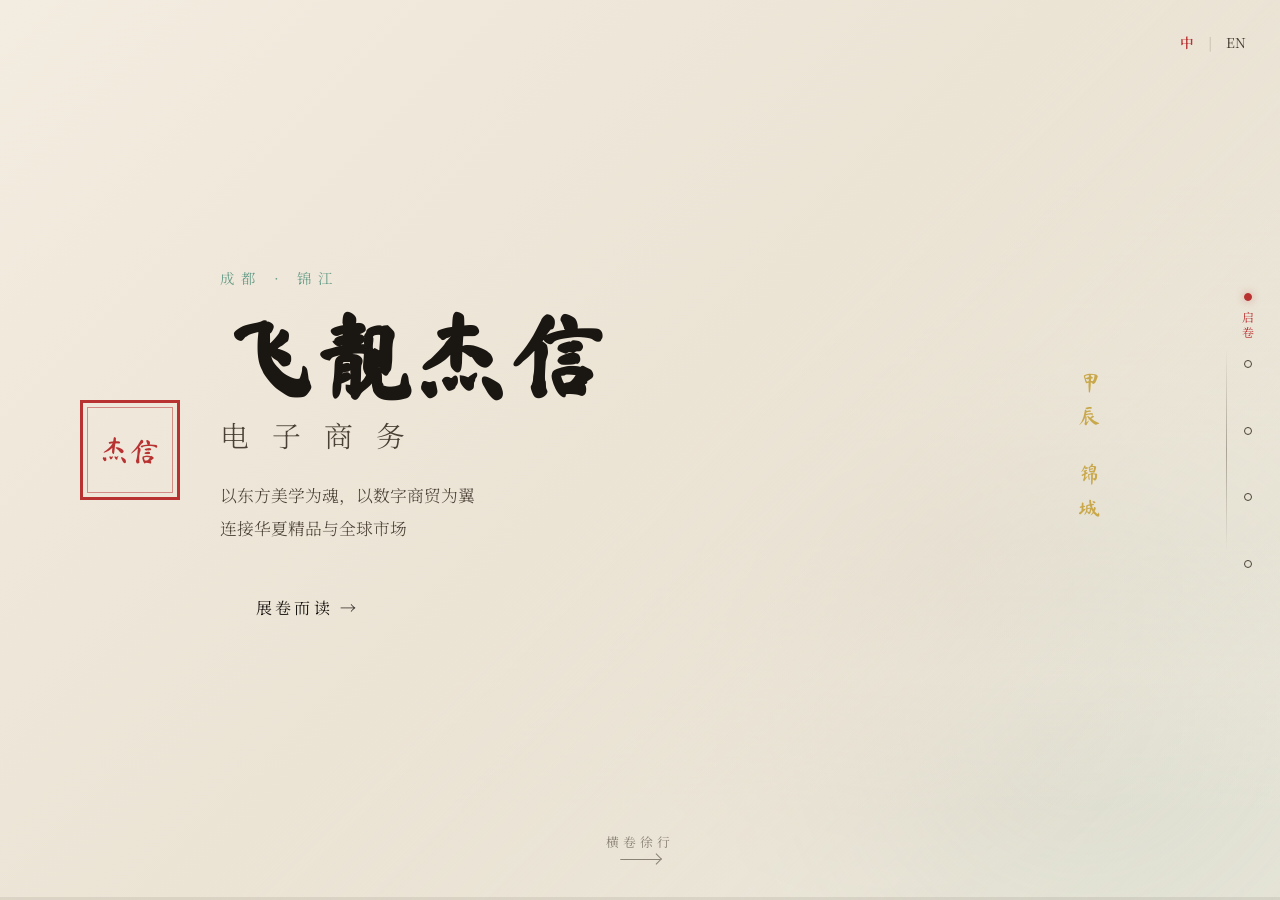
<file: index.html>
<!DOCTYPE html>
<html lang="zh-CN">
<head>
  <meta charset="UTF-8">
  <meta name="viewport" content="width=device-width, initial-scale=1.0">
  <meta name="description" content="成都飞靓杰信电子商务有限公司 — 以东方美学连接全球商贸">
  <title>飞靓杰信 · 东方电商</title>
  <link rel="preconnect" href="https://fonts.googleapis.com">
  <link rel="preconnect" href="https://fonts.gstatic.com" crossorigin>
  <link href="https://fonts.googleapis.com/css2?family=Ma+Shan+Zheng&family=Noto+Serif+SC:wght@300;400;600;700&family=ZCOOL+XiaoWei&display=swap" rel="stylesheet">
  <link rel="stylesheet" href="css/style.css">
</head>
<body>
  <!-- 水墨背景层 -->
  <div class="ink-canvas" aria-hidden="true">
    <div class="ink-blob ink-blob--1"></div>
    <div class="ink-blob ink-blob--2"></div>
    <div class="ink-blob ink-blob--3"></div>
    <div class="mist mist--1"></div>
    <div class="mist mist--2"></div>
  </div>

  <!-- 竖式章节导航 -->
  <nav class="chapter-nav" aria-label="页面章节">
    <div class="chapter-nav__line"></div>
    <ol class="chapter-nav__list">
      <li><a href="#scroll-open" data-chapter="启卷" class="active"><span class="chapter-dot"></span><span class="chapter-label">启卷</span></a></li>
      <li><a href="#scroll-about" data-chapter="识君"><span class="chapter-dot"></span><span class="chapter-label">识君</span></a></li>
      <li><a href="#scroll-business" data-chapter="经略"><span class="chapter-dot"></span><span class="chapter-label">经略</span></a></li>
      <li><a href="#scroll-culture" data-chapter="文心"><span class="chapter-dot"></span><span class="chapter-label">文心</span></a></li>
      <li><a href="#scroll-contact" data-chapter="尺素"><span class="chapter-dot"></span><span class="chapter-label">尺素</span></a></li>
    </ol>
  </nav>

  <!-- 语言切换 -->
  <div class="lang-switch">
    <button class="lang-btn active" data-lang="zh">中</button>
    <span class="lang-divider">|</span>
    <button class="lang-btn" data-lang="en">EN</button>
  </div>

  <!-- 主卷轴容器 — 横向卷轴式浏览 -->
  <main class="scroll-painting" id="scroll-painting">

    <!-- 启卷 · 封面 -->
    <section class="panel panel--hero" id="scroll-open" data-panel="0">
      <div class="panel__inner">
        <div class="seal seal--hero" aria-hidden="true">
          <span>杰信</span>
        </div>
        <div class="hero-content">
          <p class="hero-eyebrow" data-i18n="hero.eyebrow">成都 · 锦江</p>
          <h1 class="hero-title">
            <span class="hero-title__main" data-i18n="hero.title">飞靓杰信</span>
            <span class="hero-title__sub" data-i18n="hero.subtitle">电子商务</span>
          </h1>
          <p class="hero-desc" data-i18n="hero.desc">以东方美学为魂，以数字商贸为翼<br>连接华夏精品与全球市场</p>
          <a href="#scroll-about" class="brush-btn" data-i18n="hero.cta">展卷而读 →</a>
        </div>
        <div class="hero-vertical-text" aria-hidden="true">
          <span>甲辰</span>
          <span>锦城</span>
        </div>
      </div>
      <div class="scroll-hint">
        <span data-i18n="hero.scroll">横卷徐行</span>
        <div class="scroll-hint__arrow"></div>
      </div>
    </section>

    <!-- 识君 · 关于 -->
    <section class="panel panel--about" id="scroll-about" data-panel="1">
      <div class="panel__inner panel__inner--split">
        <div class="about-visual">
          <div class="moon-gate">
            <div class="moon-gate__inner">
              <svg viewBox="0 0 200 200" class="bamboo-svg" aria-hidden="true">
                <path d="M100 180 Q60 140 70 100 Q80 60 100 40 Q120 60 130 100 Q140 140 100 180" fill="none" stroke="currentColor" stroke-width="1.5" opacity="0.4"/>
                <line x1="85" y1="60" x2="115" y2="55" stroke="currentColor" stroke-width="1" opacity="0.3"/>
                <line x1="80" y1="90" x2="120" y2="85" stroke="currentColor" stroke-width="1" opacity="0.3"/>
                <line x1="75" y1="120" x2="125" y2="115" stroke="currentColor" stroke-width="1" opacity="0.3"/>
                <line x1="82" y1="150" x2="118" y2="148" stroke="currentColor" stroke-width="1" opacity="0.3"/>
              </svg>
            </div>
          </div>
          <span class="panel-chapter" data-i18n="about.chapter">壹 · 识君</span>
        </div>
        <div class="about-text">
          <h2 data-i18n="about.title">公司概览</h2>
          <div class="info-card">
            <dl>
              <div class="info-row">
                <dt data-i18n="about.name.label">企业名称</dt>
                <dd>成都飞靓杰信电子商务有限公司</dd>
              </div>
              <div class="info-row">
                <dt data-i18n="about.code.label">统一社会信用代码</dt>
                <dd>91510104MABLJD7A1H</dd>
              </div>
              <div class="info-row">
                <dt data-i18n="about.addr.label">企业地址</dt>
                <dd>四川省成都市锦江区汇泉南路185号附970号</dd>
              </div>
            </dl>
          </div>
          <p class="about-para" data-i18n="about.para">立足天府之国，我们秉承「诚信立业、品质为先」之理念，致力于将中国优质商品通过数字化渠道推向世界。以电商为桥，以文化为媒，让每一件好物都承载东方故事。</p>
        </div>
      </div>
    </section>

    <!-- 经略 · 业务 -->
    <section class="panel panel--business" id="scroll-business" data-panel="2">
      <div class="panel__inner">
        <span class="panel-chapter panel-chapter--center" data-i18n="business.chapter">贰 · 经略</span>
        <h2 data-i18n="business.title">核心业务</h2>
        <div class="folding-screen">
          <article class="screen-panel" data-index="0">
            <div class="screen-panel__icon">商</div>
            <h3 data-i18n="business.item1.title">跨境电子商务</h3>
            <p data-i18n="business.item1.desc">搭建全球贸易数字通道，助力中国品牌出海，引进海外精品入华。</p>
          </article>
          <article class="screen-panel" data-index="1">
            <div class="screen-panel__icon">品</div>
            <h3 data-i18n="business.item2.title">品质供应链</h3>
            <p data-i18n="business.item2.desc">严选源头好物，构建从源头到消费者的品质保障体系。</p>
          </article>
          <article class="screen-panel" data-index="2">
            <div class="screen-panel__icon">数</div>
            <h3 data-i18n="business.item3.title">数字化运营</h3>
            <p data-i18n="business.item3.desc">以数据驱动决策，以智能优化体验，赋能电商全链路增长。</p>
          </article>
          <article class="screen-panel" data-index="3">
            <div class="screen-panel__icon">文</div>
            <h3 data-i18n="business.item4.title">文化品牌传播</h3>
            <p data-i18n="business.item4.desc">将中华文化元素融入品牌叙事，让商业更有温度与深度。</p>
          </article>
        </div>
      </div>
    </section>

    <!-- 文心 · 文化理念 -->
    <section class="panel panel--culture" id="scroll-culture" data-panel="3">
      <div class="panel__inner panel__inner--culture">
        <span class="panel-chapter" data-i18n="culture.chapter">叁 · 文心</span>
        <div class="culture-wheel">
          <div class="culture-center">
            <span class="culture-center__char">道</span>
            <p data-i18n="culture.center">以道驭商</p>
          </div>
          <div class="culture-orbit">
            <div class="culture-node" style="--angle: 0deg">
              <span class="culture-node__char">信</span>
              <p data-i18n="culture.node1">诚信为本</p>
            </div>
            <div class="culture-node" style="--angle: 72deg">
              <span class="culture-node__char">质</span>
              <p data-i18n="culture.node2">品质至上</p>
            </div>
            <div class="culture-node" style="--angle: 144deg">
              <span class="culture-node__char">创</span>
              <p data-i18n="culture.node3">创新驱动</p>
            </div>
            <div class="culture-node" style="--angle: 216deg">
              <span class="culture-node__char">和</span>
              <p data-i18n="culture.node4">和合共生</p>
            </div>
            <div class="culture-node" style="--angle: 288deg">
              <span class="culture-node__char">达</span>
              <p data-i18n="culture.node5">通达全球</p>
            </div>
          </div>
        </div>
        <blockquote class="culture-quote">
          <p data-i18n="culture.quote">「商者，义也。以义取利，方能久远。」</p>
        </blockquote>
      </div>
    </section>

    <!-- 尺素 · 联系 -->
    <section class="panel panel--contact" id="scroll-contact" data-panel="4">
      <div class="panel__inner panel__inner--contact">
        <span class="panel-chapter" data-i18n="contact.chapter">肆 · 尺素</span>
        <h2 data-i18n="contact.title">联系我们</h2>
        <div class="contact-layout">
          <div class="letter-paper">
            <div class="letter-paper__header">
              <span data-i18n="contact.letter">尺素传书</span>
            </div>
            <div class="letter-paper__body">
              <p>
                <strong data-i18n="contact.email.label">电子邮箱</strong><br>
                <a href="mailto:merilynsiangco0@gmail.com">merilynsiangco0@gmail.com</a>
              </p>
              <p>
                <strong data-i18n="contact.addr.label">通讯地址</strong><br>
                四川省成都市锦江区汇泉南路185号附970号
              </p>
              <p>
                <strong data-i18n="contact.company.label">公司名称</strong><br>
                成都飞靓杰信电子商务有限公司
              </p>
            </div>
            <div class="letter-paper__seal" aria-hidden="true">
              <span>杰信<br>之印</span>
            </div>
          </div>
          <form class="contact-form" id="contact-form">
            <div class="form-group">
              <label for="name" data-i18n="form.name">尊姓大名</label>
              <input type="text" id="name" name="name" required>
            </div>
            <div class="form-group">
              <label for="email" data-i18n="form.email">电子邮箱</label>
              <input type="email" id="email" name="email" required>
            </div>
            <div class="form-group">
              <label for="message" data-i18n="form.message">留言内容</label>
              <textarea id="message" name="message" rows="4" required></textarea>
            </div>
            <button type="submit" class="brush-btn brush-btn--submit" data-i18n="form.submit">寄出尺素</button>
          </form>
        </div>
      </div>
      <footer class="site-footer">
        <p>&copy; 2024 成都飞靓杰信电子商务有限公司 · 91510104MABLJD7A1H</p>
        <p data-i18n="footer.tagline">锦绣天府 · 通达四海</p>
      </footer>
    </section>

  </main>

  <!-- 进度指示 -->
  <div class="scroll-progress" aria-hidden="true">
    <div class="scroll-progress__bar"></div>
  </div>

  <script src="js/main.js"></script>
</body>
</html>
</file>
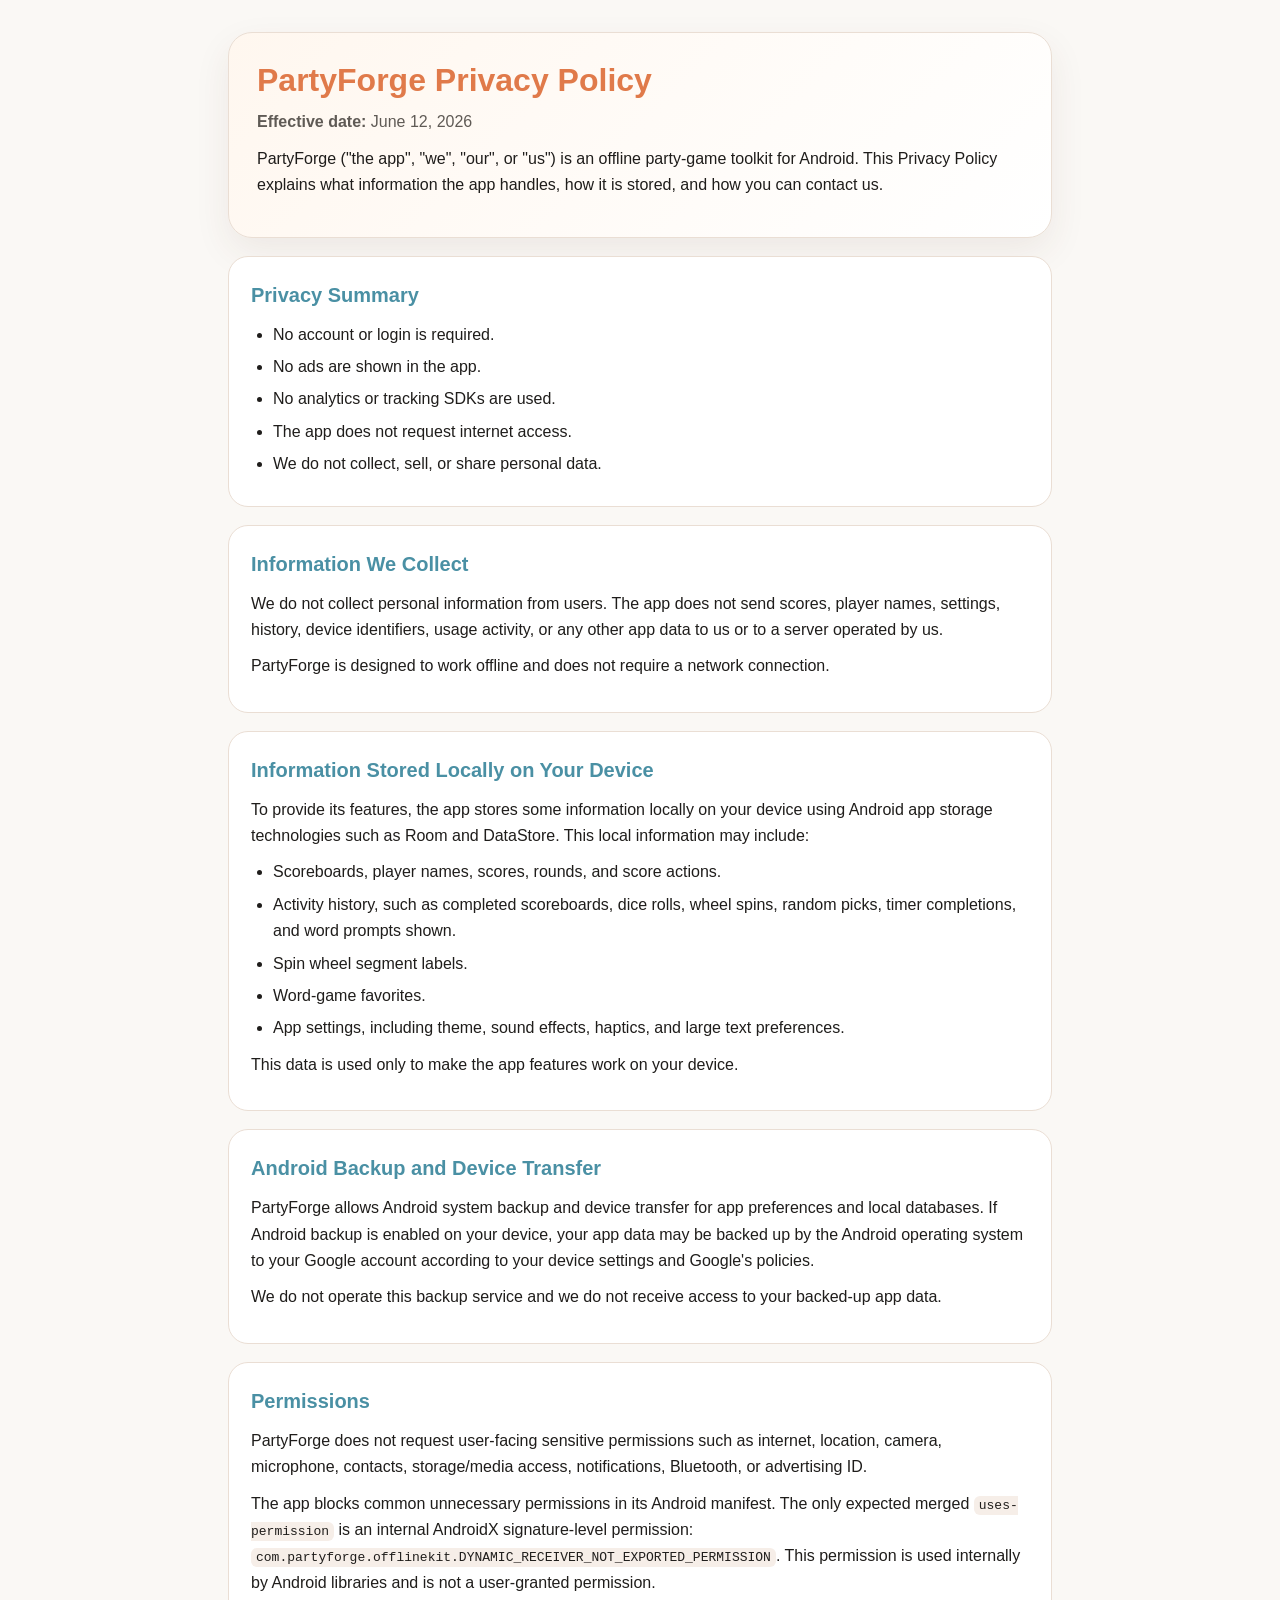
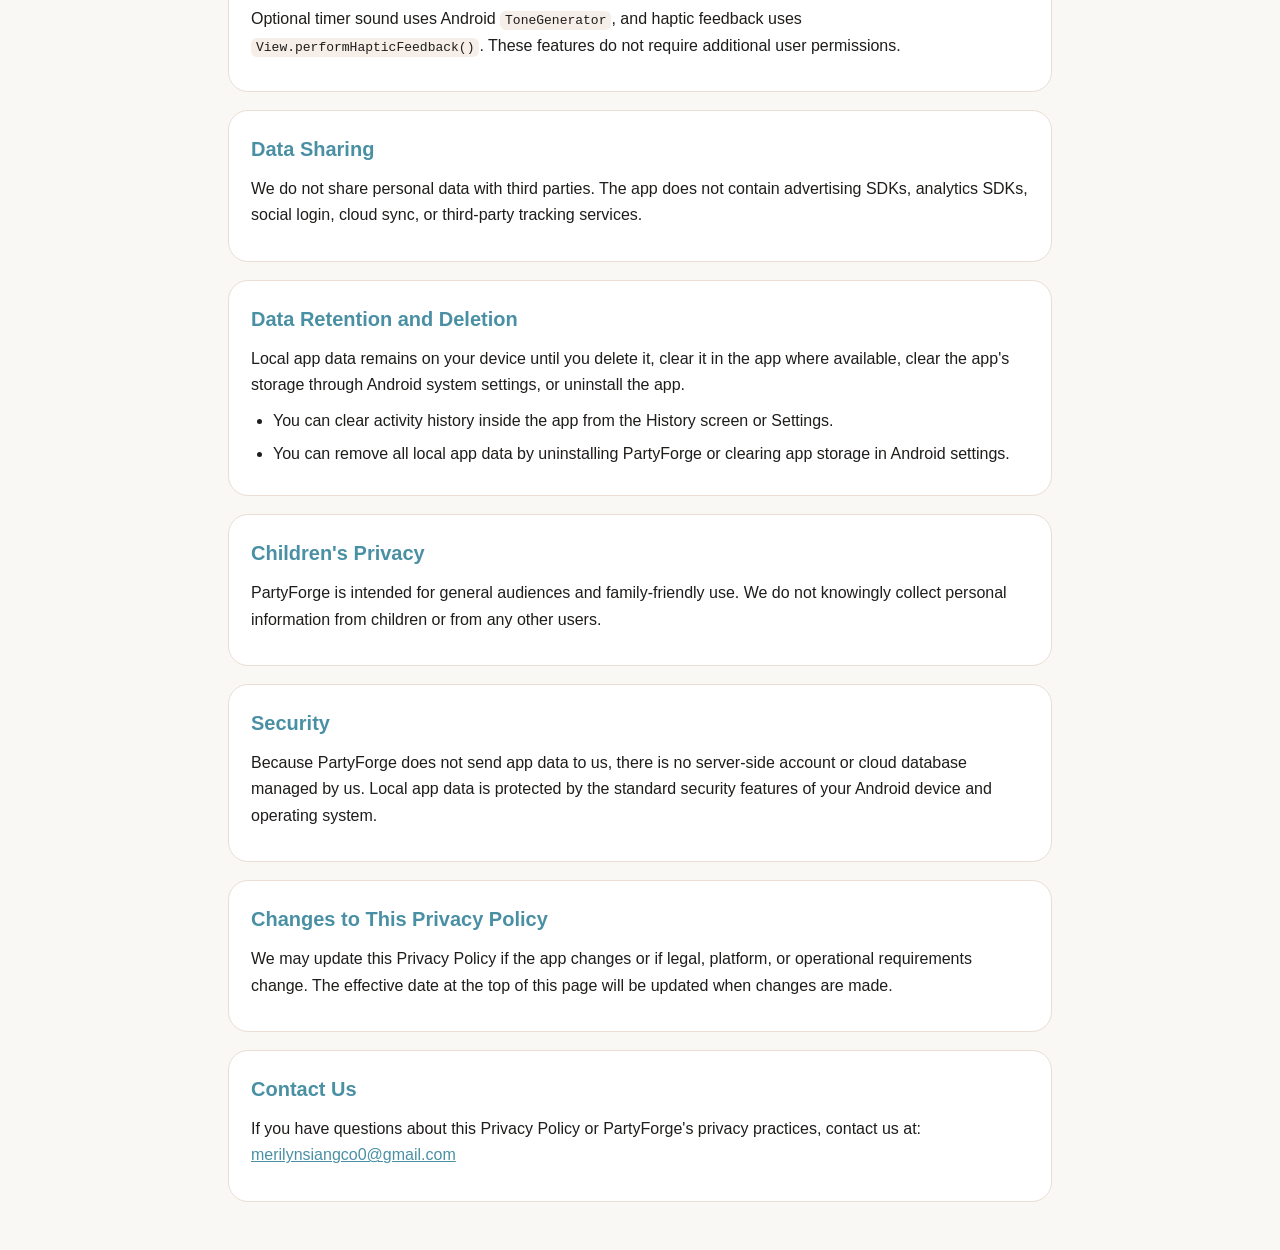
<file: privacy-policy.html>
<!DOCTYPE html>
<html lang="en">
<head>
    <meta charset="UTF-8">
    <meta name="viewport" content="width=device-width, initial-scale=1.0">
    <title>PartyForge Privacy Policy</title>
    <style>
        :root {
            --bg: #faf8f5;
            --card: #ffffff;
            --text: #1f1d1b;
            --muted: #5f5a55;
            --primary: #e07a4a;
            --secondary: #4a90a4;
            --border: #eaded4;
        }

        * {
            box-sizing: border-box;
        }

        body {
            margin: 0;
            background: var(--bg);
            color: var(--text);
            font-family: -apple-system, BlinkMacSystemFont, "Segoe UI", Roboto, Arial, sans-serif;
            line-height: 1.65;
        }

        main {
            max-width: 860px;
            margin: 0 auto;
            padding: 32px 18px 48px;
        }

        header {
            background: linear-gradient(135deg, #fff7ef, #ffffff);
            border: 1px solid var(--border);
            border-radius: 24px;
            padding: 28px;
            box-shadow: 0 14px 36px rgba(90, 55, 35, 0.08);
        }

        section {
            background: var(--card);
            border: 1px solid var(--border);
            border-radius: 20px;
            margin-top: 18px;
            padding: 22px;
        }

        h1 {
            margin: 0 0 8px;
            color: var(--primary);
            font-size: 2rem;
            line-height: 1.2;
        }

        h2 {
            margin: 0 0 10px;
            color: var(--secondary);
            font-size: 1.25rem;
        }

        p {
            margin: 10px 0;
        }

        ul {
            margin: 10px 0 0;
            padding-left: 22px;
        }

        li {
            margin: 6px 0;
        }

        .meta,
        .muted {
            color: var(--muted);
        }

        a {
            color: var(--secondary);
            word-break: break-word;
        }

        code {
            background: #f6eee8;
            border-radius: 6px;
            padding: 2px 5px;
        }
    </style>
</head>
<body>
    <main>
        <header>
            <h1>PartyForge Privacy Policy</h1>
            <p class="meta"><strong>Effective date:</strong> June 12, 2026</p>
            <p>
                PartyForge ("the app", "we", "our", or "us") is an offline party-game toolkit for Android.
                This Privacy Policy explains what information the app handles, how it is stored, and how you can contact us.
            </p>
        </header>

        <section>
            <h2>Privacy Summary</h2>
            <ul>
                <li>No account or login is required.</li>
                <li>No ads are shown in the app.</li>
                <li>No analytics or tracking SDKs are used.</li>
                <li>The app does not request internet access.</li>
                <li>We do not collect, sell, or share personal data.</li>
            </ul>
        </section>

        <section>
            <h2>Information We Collect</h2>
            <p>
                We do not collect personal information from users. The app does not send scores, player names,
                settings, history, device identifiers, usage activity, or any other app data to us or to a server operated by us.
            </p>
            <p>
                PartyForge is designed to work offline and does not require a network connection.
            </p>
        </section>

        <section>
            <h2>Information Stored Locally on Your Device</h2>
            <p>
                To provide its features, the app stores some information locally on your device using Android app storage
                technologies such as Room and DataStore. This local information may include:
            </p>
            <ul>
                <li>Scoreboards, player names, scores, rounds, and score actions.</li>
                <li>Activity history, such as completed scoreboards, dice rolls, wheel spins, random picks, timer completions, and word prompts shown.</li>
                <li>Spin wheel segment labels.</li>
                <li>Word-game favorites.</li>
                <li>App settings, including theme, sound effects, haptics, and large text preferences.</li>
            </ul>
            <p>
                This data is used only to make the app features work on your device.
            </p>
        </section>

        <section>
            <h2>Android Backup and Device Transfer</h2>
            <p>
                PartyForge allows Android system backup and device transfer for app preferences and local databases.
                If Android backup is enabled on your device, your app data may be backed up by the Android operating system
                to your Google account according to your device settings and Google's policies.
            </p>
            <p>
                We do not operate this backup service and we do not receive access to your backed-up app data.
            </p>
        </section>

        <section>
            <h2>Permissions</h2>
            <p>
                PartyForge does not request user-facing sensitive permissions such as internet, location, camera,
                microphone, contacts, storage/media access, notifications, Bluetooth, or advertising ID.
            </p>
            <p>
                The app blocks common unnecessary permissions in its Android manifest. The only expected merged
                <code>uses-permission</code> is an internal AndroidX signature-level permission:
                <code>com.partyforge.offlinekit.DYNAMIC_RECEIVER_NOT_EXPORTED_PERMISSION</code>.
                This permission is used internally by Android libraries and is not a user-granted permission.
            </p>
            <p>
                Optional timer sound uses Android <code>ToneGenerator</code>, and haptic feedback uses
                <code>View.performHapticFeedback()</code>. These features do not require additional user permissions.
            </p>
        </section>

        <section>
            <h2>Data Sharing</h2>
            <p>
                We do not share personal data with third parties. The app does not contain advertising SDKs,
                analytics SDKs, social login, cloud sync, or third-party tracking services.
            </p>
        </section>

        <section>
            <h2>Data Retention and Deletion</h2>
            <p>
                Local app data remains on your device until you delete it, clear it in the app where available,
                clear the app's storage through Android system settings, or uninstall the app.
            </p>
            <ul>
                <li>You can clear activity history inside the app from the History screen or Settings.</li>
                <li>You can remove all local app data by uninstalling PartyForge or clearing app storage in Android settings.</li>
            </ul>
        </section>

        <section>
            <h2>Children's Privacy</h2>
            <p>
                PartyForge is intended for general audiences and family-friendly use. We do not knowingly collect
                personal information from children or from any other users.
            </p>
        </section>

        <section>
            <h2>Security</h2>
            <p>
                Because PartyForge does not send app data to us, there is no server-side account or cloud database managed by us.
                Local app data is protected by the standard security features of your Android device and operating system.
            </p>
        </section>

        <section>
            <h2>Changes to This Privacy Policy</h2>
            <p>
                We may update this Privacy Policy if the app changes or if legal, platform, or operational requirements change.
                The effective date at the top of this page will be updated when changes are made.
            </p>
        </section>

        <section>
            <h2>Contact Us</h2>
            <p>
                If you have questions about this Privacy Policy or PartyForge's privacy practices, contact us at:
                <a href="mailto:merilynsiangco0@gmail.com">merilynsiangco0@gmail.com</a>
            </p>
        </section>
    </main>
</body>
</html>
</file>
<file: css/style.css>
/* ============================================
   飞靓杰信 — 水墨长卷式官网
   ============================================ */

:root {
  --ink-deep: #1a1612;
  --ink-mid: #2c2620;
  --ink-light: #4a4035;
  --paper: #f3ece0;
  --paper-warm: #ebe3d4;
  --vermillion: #b83232;
  --vermillion-light: #d44a3a;
  --gold: #c9a84c;
  --gold-light: #e8c878;
  --celadon: #6b9e8a;
  --celadon-light: #8bb8a4;
  --mist: rgba(243, 236, 224, 0.6);

  --font-display: 'Ma Shan Zheng', 'ZCOOL XiaoWei', cursive;
  --font-body: 'Noto Serif SC', 'Songti SC', serif;

  --panel-width: 100vw;
  --nav-width: 72px;
  --transition-slow: 0.8s cubic-bezier(0.25, 0.46, 0.45, 0.94);
  --transition-medium: 0.4s cubic-bezier(0.25, 0.46, 0.45, 0.94);
}

*, *::before, *::after {
  box-sizing: border-box;
  margin: 0;
  padding: 0;
}

html {
  scroll-behavior: smooth;
  overflow: hidden;
  height: 100%;
}

body {
  font-family: var(--font-body);
  background: var(--paper);
  color: var(--ink-deep);
  overflow: hidden;
  height: 100%;
  -webkit-font-smoothing: antialiased;
}

/* ---- 水墨背景 ---- */
.ink-canvas {
  position: fixed;
  inset: 0;
  pointer-events: none;
  z-index: 0;
  overflow: hidden;
}

.ink-blob {
  position: absolute;
  border-radius: 50%;
  filter: blur(80px);
  opacity: 0.15;
  animation: ink-drift 20s ease-in-out infinite alternate;
}

.ink-blob--1 {
  width: 60vw;
  height: 60vw;
  background: radial-gradient(circle, var(--ink-mid) 0%, transparent 70%);
  top: -20%;
  left: -10%;
}

.ink-blob--2 {
  width: 50vw;
  height: 50vw;
  background: radial-gradient(circle, var(--celadon) 0%, transparent 70%);
  bottom: -15%;
  right: -10%;
  animation-delay: -7s;
}

.ink-blob--3 {
  width: 40vw;
  height: 40vw;
  background: radial-gradient(circle, var(--vermillion) 0%, transparent 70%);
  top: 40%;
  left: 50%;
  opacity: 0.08;
  animation-delay: -14s;
}

.mist {
  position: absolute;
  width: 200%;
  height: 30%;
  background: linear-gradient(180deg, transparent, var(--mist), transparent);
  animation: mist-flow 15s linear infinite;
}

.mist--1 { top: 20%; animation-duration: 18s; }
.mist--2 { top: 60%; animation-duration: 22s; animation-direction: reverse; }

@keyframes ink-drift {
  0% { transform: translate(0, 0) scale(1); }
  100% { transform: translate(30px, -20px) scale(1.05); }
}

@keyframes mist-flow {
  0% { transform: translateX(-50%); }
  100% { transform: translateX(0); }
}

/* ---- 竖式章节导航 ---- */
.chapter-nav {
  position: fixed;
  right: 24px;
  top: 50%;
  transform: translateY(-50%);
  z-index: 100;
  display: flex;
  align-items: center;
  gap: 12px;
}

.chapter-nav__line {
  width: 1px;
  height: 200px;
  background: linear-gradient(180deg, transparent, var(--ink-light), transparent);
  opacity: 0.4;
}

.chapter-nav__list {
  list-style: none;
  display: flex;
  flex-direction: column;
  gap: 20px;
}

.chapter-nav__list a {
  display: flex;
  align-items: center;
  gap: 10px;
  text-decoration: none;
  color: var(--ink-light);
  font-size: 0.75rem;
  letter-spacing: 0.2em;
  writing-mode: vertical-rl;
  transition: color var(--transition-medium);
  position: relative;
}

.chapter-dot {
  width: 8px;
  height: 8px;
  border-radius: 50%;
  border: 1px solid var(--ink-light);
  background: transparent;
  transition: all var(--transition-medium);
  flex-shrink: 0;
  writing-mode: horizontal-tb;
}

.chapter-nav__list a.active .chapter-dot,
.chapter-nav__list a:hover .chapter-dot {
  background: var(--vermillion);
  border-color: var(--vermillion);
  box-shadow: 0 0 8px rgba(184, 50, 50, 0.4);
}

.chapter-nav__list a.active,
.chapter-nav__list a:hover {
  color: var(--vermillion);
}

.chapter-label {
  opacity: 0;
  transform: translateX(8px);
  transition: all var(--transition-medium);
}

.chapter-nav__list a:hover .chapter-label,
.chapter-nav__list a.active .chapter-label {
  opacity: 1;
  transform: translateX(0);
}

/* ---- 语言切换 ---- */
.lang-switch {
  position: fixed;
  top: 28px;
  right: 28px;
  z-index: 100;
  display: flex;
  align-items: center;
  gap: 8px;
  font-family: var(--font-body);
  font-size: 0.85rem;
}

.lang-btn {
  background: none;
  border: none;
  cursor: pointer;
  color: var(--ink-light);
  font-family: inherit;
  font-size: inherit;
  padding: 4px 6px;
  transition: color var(--transition-medium);
}

.lang-btn.active {
  color: var(--vermillion);
  font-weight: 600;
}

.lang-btn:hover {
  color: var(--vermillion-light);
}

.lang-divider {
  color: var(--ink-light);
  opacity: 0.3;
}

/* ---- 卷轴主容器 — 横向滚动 ---- */
.scroll-painting {
  display: flex;
  flex-direction: row;
  height: 100vh;
  overflow-x: auto;
  overflow-y: hidden;
  scroll-snap-type: x mandatory;
  scroll-behavior: smooth;
  position: relative;
  z-index: 1;
  scrollbar-width: none;
}

.scroll-painting::-webkit-scrollbar {
  display: none;
}

.panel {
  flex: 0 0 var(--panel-width);
  width: var(--panel-width);
  height: 100vh;
  scroll-snap-align: start;
  scroll-snap-stop: always;
  position: relative;
  display: flex;
  flex-direction: column;
  justify-content: center;
  overflow: hidden;
}

.panel__inner {
  padding: 60px 100px 60px 80px;
  max-width: 1200px;
  position: relative;
}

/* ---- 启卷 · Hero ---- */
.panel--hero {
  background: linear-gradient(135deg, var(--paper) 0%, var(--paper-warm) 50%, rgba(107, 158, 138, 0.08) 100%);
}

.panel--hero .panel__inner {
  display: grid;
  grid-template-columns: auto 1fr auto;
  align-items: center;
  gap: 40px;
  min-height: 70vh;
}

.seal {
  width: 100px;
  height: 100px;
  border: 3px solid var(--vermillion);
  display: flex;
  align-items: center;
  justify-content: center;
  color: var(--vermillion);
  font-family: var(--font-display);
  font-size: 1.8rem;
  transform: rotate(-4deg);
  position: relative;
  opacity: 0.85;
}

.seal::before {
  content: '';
  position: absolute;
  inset: 4px;
  border: 1px solid var(--vermillion);
  opacity: 0.5;
}

.seal--hero span {
  transform: rotate(4deg);
}

.hero-content {
  text-align: left;
}

.hero-eyebrow {
  font-size: 0.9rem;
  letter-spacing: 0.5em;
  color: var(--celadon);
  margin-bottom: 16px;
  opacity: 0;
  animation: fade-up 1s 0.3s forwards;
}

.hero-title {
  display: flex;
  flex-direction: column;
  gap: 4px;
  margin-bottom: 24px;
}

.hero-title__main {
  font-family: var(--font-display);
  font-size: clamp(3.5rem, 8vw, 6rem);
  color: var(--ink-deep);
  line-height: 1.1;
  opacity: 0;
  animation: fade-up 1s 0.5s forwards;
}

.hero-title__sub {
  font-family: var(--font-body);
  font-size: clamp(1.2rem, 2.5vw, 1.8rem);
  font-weight: 300;
  letter-spacing: 0.8em;
  color: var(--ink-light);
  opacity: 0;
  animation: fade-up 1s 0.7s forwards;
}

.hero-desc {
  font-size: 1.05rem;
  line-height: 2;
  color: var(--ink-light);
  margin-bottom: 36px;
  font-weight: 300;
  opacity: 0;
  animation: fade-up 1s 0.9s forwards;
}

.hero-vertical-text {
  writing-mode: vertical-rl;
  font-family: var(--font-display);
  font-size: 1.4rem;
  color: var(--gold);
  letter-spacing: 0.5em;
  display: flex;
  gap: 24px;
  opacity: 0;
  animation: fade-up 1s 1.1s forwards;
}

@keyframes fade-up {
  from { opacity: 0; transform: translateY(20px); }
  to { opacity: 1; transform: translateY(0); }
}

.brush-btn {
  display: inline-block;
  padding: 14px 36px;
  background: transparent;
  border: none;
  color: var(--ink-deep);
  font-family: var(--font-body);
  font-size: 1rem;
  letter-spacing: 0.2em;
  cursor: pointer;
  text-decoration: none;
  position: relative;
  opacity: 0;
  animation: fade-up 1s 1.1s forwards;
  transition: color var(--transition-medium);
}

.brush-btn::after {
  content: '';
  position: absolute;
  bottom: 8px;
  left: 36px;
  right: 36px;
  height: 2px;
  background: linear-gradient(90deg, transparent, var(--vermillion), transparent);
  transform: scaleX(0);
  transition: transform var(--transition-medium);
}

.brush-btn:hover {
  color: var(--vermillion);
}

.brush-btn:hover::after {
  transform: scaleX(1);
}

.scroll-hint {
  position: absolute;
  bottom: 40px;
  left: 50%;
  transform: translateX(-50%);
  display: flex;
  flex-direction: column;
  align-items: center;
  gap: 8px;
  font-size: 0.8rem;
  letter-spacing: 0.3em;
  color: var(--ink-light);
  opacity: 0.6;
  animation: pulse-hint 2s ease-in-out infinite;
}

.scroll-hint__arrow {
  width: 40px;
  height: 1px;
  background: var(--ink-light);
  position: relative;
}

.scroll-hint__arrow::after {
  content: '';
  position: absolute;
  right: 0;
  top: -4px;
  width: 8px;
  height: 8px;
  border-right: 1px solid var(--ink-light);
  border-top: 1px solid var(--ink-light);
  transform: rotate(45deg);
}

@keyframes pulse-hint {
  0%, 100% { opacity: 0.4; transform: translateX(-50%); }
  50% { opacity: 0.8; transform: translateX(calc(-50% + 8px)); }
}

/* ---- 识君 · About ---- */
.panel--about {
  background: linear-gradient(160deg, var(--paper-warm) 0%, var(--paper) 100%);
}

.panel__inner--split {
  display: grid;
  grid-template-columns: 1fr 1.2fr;
  gap: 60px;
  align-items: center;
}

.about-visual {
  position: relative;
  display: flex;
  justify-content: center;
  align-items: center;
}

.moon-gate {
  width: 280px;
  height: 280px;
  border-radius: 50%;
  border: 2px solid var(--celadon);
  display: flex;
  align-items: center;
  justify-content: center;
  position: relative;
  opacity: 0.7;
}

.moon-gate::before {
  content: '';
  position: absolute;
  inset: 12px;
  border-radius: 50%;
  border: 1px solid var(--celadon);
  opacity: 0.4;
}

.moon-gate__inner {
  width: 200px;
  height: 200px;
  color: var(--celadon);
}

.panel-chapter {
  position: absolute;
  top: -20px;
  left: 0;
  font-family: var(--font-display);
  font-size: 1.2rem;
  color: var(--gold);
  letter-spacing: 0.3em;
}

.panel-chapter--center {
  position: relative;
  top: auto;
  text-align: center;
  display: block;
  margin-bottom: 12px;
}

.about-text h2 {
  font-family: var(--font-display);
  font-size: 2.5rem;
  margin-bottom: 28px;
  color: var(--ink-deep);
}

.info-card {
  background: rgba(255, 255, 255, 0.4);
  border-left: 3px solid var(--vermillion);
  padding: 24px 28px;
  margin-bottom: 24px;
  backdrop-filter: blur(4px);
}

.info-row {
  display: grid;
  grid-template-columns: 140px 1fr;
  gap: 12px;
  padding: 10px 0;
  border-bottom: 1px dashed rgba(74, 64, 53, 0.15);
}

.info-row:last-child {
  border-bottom: none;
}

.info-row dt {
  font-size: 0.85rem;
  color: var(--ink-light);
  font-weight: 400;
}

.info-row dd {
  font-size: 0.95rem;
  color: var(--ink-deep);
  line-height: 1.6;
}

.about-para {
  font-size: 1rem;
  line-height: 2;
  color: var(--ink-light);
  font-weight: 300;
}

/* ---- 经略 · Business — 屏风折叠 ---- */
.panel--business {
  background: linear-gradient(180deg, var(--paper) 0%, rgba(201, 168, 76, 0.06) 100%);
}

.panel--business h2 {
  font-family: var(--font-display);
  font-size: 2.5rem;
  text-align: center;
  margin-bottom: 48px;
}

.folding-screen {
  display: flex;
  gap: 0;
  perspective: 1200px;
  justify-content: center;
}

.screen-panel {
  flex: 0 0 220px;
  padding: 40px 24px;
  background: linear-gradient(180deg, rgba(255,255,255,0.5) 0%, rgba(243,236,224,0.8) 100%);
  border-right: 1px solid rgba(74, 64, 53, 0.1);
  text-align: center;
  transition: all var(--transition-slow);
  transform-origin: left center;
  cursor: default;
  position: relative;
}

.screen-panel:first-child {
  border-left: 1px solid rgba(74, 64, 53, 0.1);
}

.screen-panel::before {
  content: '';
  position: absolute;
  top: 0;
  left: 0;
  right: 0;
  height: 4px;
  background: linear-gradient(90deg, var(--gold), var(--vermillion));
  opacity: 0;
  transition: opacity var(--transition-medium);
}

.screen-panel:hover {
  flex: 0 0 280px;
  background: rgba(255, 255, 255, 0.7);
  transform: translateY(-8px);
  box-shadow: 0 20px 40px rgba(26, 22, 18, 0.08);
  z-index: 2;
}

.screen-panel:hover::before {
  opacity: 1;
}

.screen-panel__icon {
  font-family: var(--font-display);
  font-size: 2.5rem;
  color: var(--vermillion);
  margin-bottom: 16px;
  opacity: 0.8;
}

.screen-panel h3 {
  font-size: 1.1rem;
  margin-bottom: 12px;
  letter-spacing: 0.1em;
}

.screen-panel p {
  font-size: 0.85rem;
  line-height: 1.8;
  color: var(--ink-light);
  font-weight: 300;
}

/* ---- 文心 · Culture — 五行轮盘 ---- */
.panel--culture {
  background: linear-gradient(225deg, var(--ink-deep) 0%, var(--ink-mid) 60%, #3d3530 100%);
  color: var(--paper);
}

.panel__inner--culture {
  display: flex;
  flex-direction: column;
  align-items: center;
  justify-content: center;
  min-height: 70vh;
}

.panel--culture .panel-chapter {
  color: var(--gold-light);
  position: relative;
  margin-bottom: 40px;
}

.culture-wheel {
  position: relative;
  width: 420px;
  height: 420px;
  margin-bottom: 48px;
}

.culture-center {
  position: absolute;
  top: 50%;
  left: 50%;
  transform: translate(-50%, -50%);
  width: 120px;
  height: 120px;
  border-radius: 50%;
  border: 2px solid var(--gold);
  display: flex;
  flex-direction: column;
  align-items: center;
  justify-content: center;
  background: rgba(26, 22, 18, 0.6);
  z-index: 2;
}

.culture-center__char {
  font-family: var(--font-display);
  font-size: 2.5rem;
  color: var(--gold-light);
}

.culture-center p {
  font-size: 0.75rem;
  letter-spacing: 0.2em;
  color: var(--gold);
  margin-top: 4px;
}

.culture-orbit {
  position: absolute;
  inset: 0;
  animation: orbit-spin 60s linear infinite;
}

.culture-orbit:hover {
  animation-play-state: paused;
}

@keyframes orbit-spin {
  from { transform: rotate(0deg); }
  to { transform: rotate(360deg); }
}

.culture-node {
  position: absolute;
  top: 50%;
  left: 50%;
  width: 80px;
  height: 80px;
  margin: -40px 0 0 -40px;
  transform: rotate(var(--angle)) translateY(-170px) rotate(calc(-1 * var(--angle)));
  text-align: center;
  transition: transform var(--transition-medium);
}

.culture-node__char {
  display: flex;
  align-items: center;
  justify-content: center;
  width: 56px;
  height: 56px;
  margin: 0 auto 6px;
  border-radius: 50%;
  border: 1px solid rgba(201, 168, 76, 0.4);
  font-family: var(--font-display);
  font-size: 1.5rem;
  color: var(--gold-light);
  background: rgba(26, 22, 18, 0.5);
  transition: all var(--transition-medium);
}

.culture-node:hover .culture-node__char {
  border-color: var(--vermillion-light);
  color: var(--vermillion-light);
  box-shadow: 0 0 20px rgba(212, 74, 58, 0.3);
  transform: scale(1.15);
}

.culture-node p {
  font-size: 0.7rem;
  letter-spacing: 0.15em;
  color: rgba(243, 236, 224, 0.6);
}

.culture-quote {
  text-align: center;
  font-family: var(--font-display);
  font-size: 1.4rem;
  color: var(--gold);
  letter-spacing: 0.1em;
  opacity: 0.8;
  border: none;
  padding: 0;
}

.culture-quote p::before {
  content: '「';
  color: var(--vermillion-light);
}

.culture-quote p::after {
  content: '」';
  color: var(--vermillion-light);
}

/* ---- 尺素 · Contact ---- */
.panel--contact {
  background: linear-gradient(135deg, var(--paper-warm) 0%, var(--paper) 100%);
  justify-content: flex-start;
  padding-top: 40px;
}

.panel__inner--contact {
  flex: 1;
}

.panel--contact h2 {
  font-family: var(--font-display);
  font-size: 2.5rem;
  margin-bottom: 36px;
}

.contact-layout {
  display: grid;
  grid-template-columns: 1fr 1fr;
  gap: 48px;
  align-items: start;
}

.letter-paper {
  background: rgba(255, 255, 255, 0.5);
  padding: 36px 40px;
  position: relative;
  border: 1px solid rgba(74, 64, 53, 0.1);
  box-shadow: 4px 4px 0 rgba(74, 64, 53, 0.05);
}

.letter-paper__header {
  font-family: var(--font-display);
  font-size: 1.3rem;
  color: var(--vermillion);
  margin-bottom: 24px;
  padding-bottom: 12px;
  border-bottom: 1px solid rgba(184, 50, 50, 0.2);
  letter-spacing: 0.3em;
}

.letter-paper__body p {
  margin-bottom: 20px;
  line-height: 1.8;
  font-size: 0.95rem;
}

.letter-paper__body strong {
  font-weight: 600;
  color: var(--ink-mid);
  font-size: 0.85rem;
  letter-spacing: 0.1em;
}

.letter-paper__body a {
  color: var(--celadon);
  text-decoration: none;
  border-bottom: 1px dashed var(--celadon);
  transition: color var(--transition-medium);
}

.letter-paper__body a:hover {
  color: var(--vermillion);
  border-color: var(--vermillion);
}

.letter-paper__seal {
  position: absolute;
  bottom: 24px;
  right: 24px;
  width: 64px;
  height: 64px;
  border: 2px solid var(--vermillion);
  display: flex;
  align-items: center;
  justify-content: center;
  font-family: var(--font-display);
  font-size: 0.85rem;
  color: var(--vermillion);
  line-height: 1.3;
  text-align: center;
  transform: rotate(-8deg);
  opacity: 0.7;
}

.contact-form {
  display: flex;
  flex-direction: column;
  gap: 20px;
}

.form-group {
  display: flex;
  flex-direction: column;
  gap: 6px;
}

.form-group label {
  font-size: 0.85rem;
  letter-spacing: 0.15em;
  color: var(--ink-light);
}

.form-group input,
.form-group textarea {
  font-family: var(--font-body);
  font-size: 1rem;
  padding: 12px 16px;
  border: none;
  border-bottom: 1px solid rgba(74, 64, 53, 0.2);
  background: rgba(255, 255, 255, 0.4);
  color: var(--ink-deep);
  transition: border-color var(--transition-medium);
  resize: vertical;
}

.form-group input:focus,
.form-group textarea:focus {
  outline: none;
  border-bottom-color: var(--vermillion);
  background: rgba(255, 255, 255, 0.6);
}

.brush-btn--submit {
  align-self: flex-start;
  opacity: 1;
  animation: none;
  border: 1px solid var(--ink-light);
  margin-top: 8px;
}

.brush-btn--submit:hover {
  border-color: var(--vermillion);
}

.site-footer {
  padding: 24px 80px;
  text-align: center;
  font-size: 0.8rem;
  color: var(--ink-light);
  border-top: 1px solid rgba(74, 64, 53, 0.1);
  line-height: 1.8;
}

/* ---- 滚动进度条 ---- */
.scroll-progress {
  position: fixed;
  bottom: 0;
  left: 0;
  right: 0;
  height: 3px;
  background: rgba(74, 64, 53, 0.1);
  z-index: 100;
}

.scroll-progress__bar {
  height: 100%;
  width: 0%;
  background: linear-gradient(90deg, var(--celadon), var(--vermillion), var(--gold));
  transition: width 0.1s linear;
}

/* ---- 面板入场动画 ---- */
.panel .panel__inner > * {
  opacity: 0;
  transform: translateY(30px);
  transition: all 0.8s cubic-bezier(0.25, 0.46, 0.45, 0.94);
}

.panel.in-view .panel__inner > * {
  opacity: 1;
  transform: translateY(0);
}

.panel.in-view .panel__inner > *:nth-child(2) { transition-delay: 0.1s; }
.panel.in-view .panel__inner > *:nth-child(3) { transition-delay: 0.2s; }
.panel.in-view .panel__inner > *:nth-child(4) { transition-delay: 0.3s; }
.panel.in-view .panel__inner > *:nth-child(5) { transition-delay: 0.4s; }

/* ---- 响应式 ---- */
@media (max-width: 1024px) {
  .panel__inner {
    padding: 48px 60px 48px 40px;
  }

  .panel__inner--split {
    grid-template-columns: 1fr;
    gap: 32px;
  }

  .moon-gate {
    width: 200px;
    height: 200px;
  }

  .folding-screen {
    flex-wrap: wrap;
    gap: 12px;
  }

  .screen-panel {
    flex: 0 0 calc(50% - 6px);
    border: 1px solid rgba(74, 64, 53, 0.1);
  }

  .screen-panel:hover {
    flex: 0 0 calc(50% - 6px);
  }

  .culture-wheel {
    width: 320px;
    height: 320px;
  }

  .culture-node {
    transform: rotate(var(--angle)) translateY(-130px) rotate(calc(-1 * var(--angle)));
  }

  .contact-layout {
    grid-template-columns: 1fr;
  }
}

@media (max-width: 768px) {
  :root {
    --nav-width: 0px;
  }

  .chapter-nav {
    display: none;
  }

  .panel__inner {
    padding: 32px 24px;
  }

  .panel--hero .panel__inner {
    grid-template-columns: 1fr;
    text-align: center;
  }

  .seal--hero {
    margin: 0 auto;
  }

  .hero-vertical-text {
    display: none;
  }

  .hero-content {
    text-align: center;
  }

  .info-row {
    grid-template-columns: 1fr;
    gap: 4px;
  }

  .screen-panel {
    flex: 0 0 100%;
  }

  .screen-panel:hover {
    flex: 0 0 100%;
  }

  .culture-wheel {
    width: 280px;
    height: 280px;
  }

  .culture-node {
    transform: rotate(var(--angle)) translateY(-110px) rotate(calc(-1 * var(--angle)));
  }

  .culture-node__char {
    width: 44px;
    height: 44px;
    font-size: 1.2rem;
  }

  .site-footer {
    padding: 20px 24px;
  }
}
</file>
